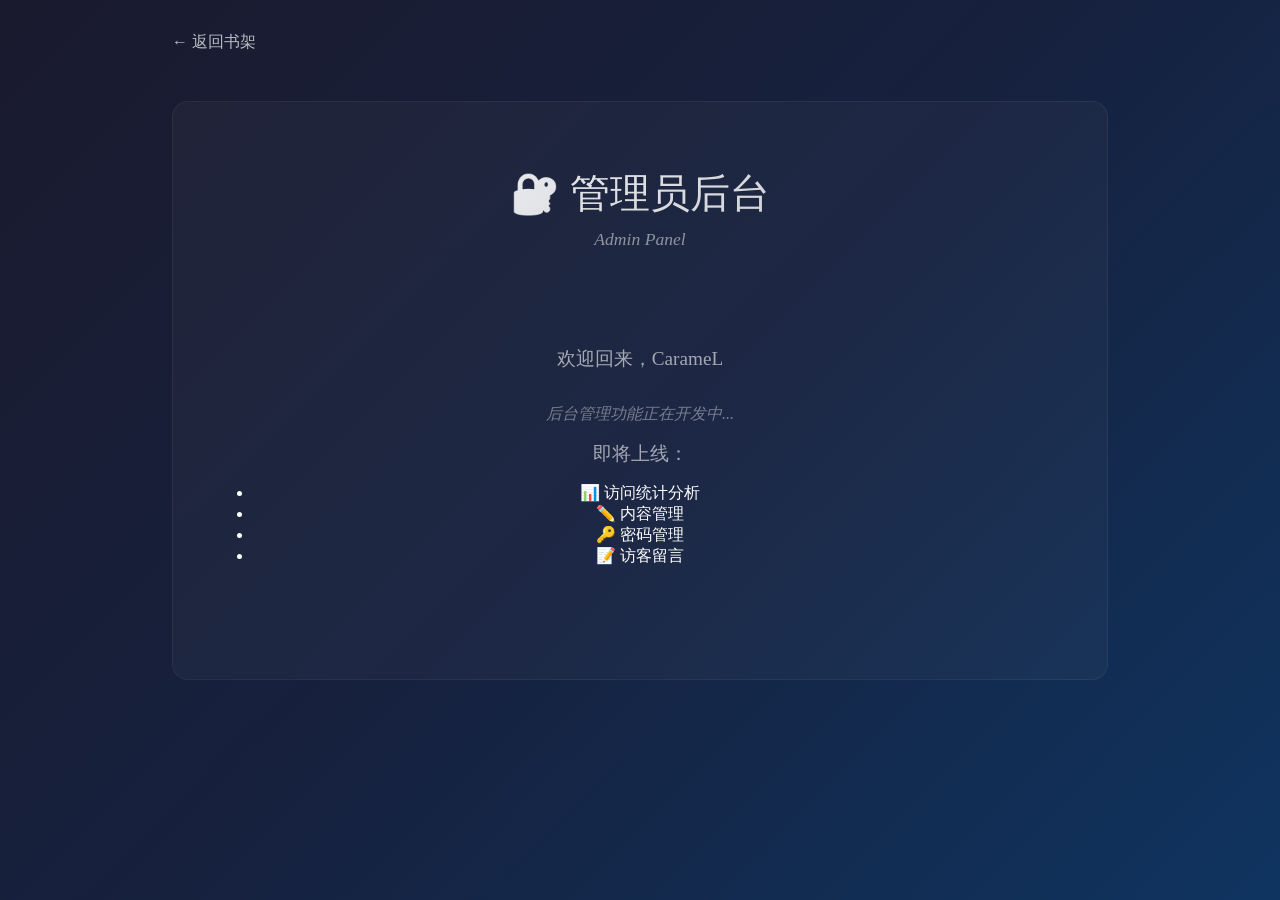
<file: admin/index.html>
<!DOCTYPE html>
<html lang="zh-CN">
<head>
    <meta charset="UTF-8">
    <meta name="viewport" content="width=device-width, initial-scale=1.0">
    <title>管理员后台 · CarameL</title>
    <link rel="stylesheet" href="../css/module.css">
</head>
<body>
    <div class="module-container">
        <nav class="back-nav">
            <a href="../library.html">← 返回书架</a>
        </nav>
        
        <div class="module-content">
            <h1>🔐 管理员后台</h1>
            <p class="subtitle">Admin Panel</p>
            
            <div class="placeholder-content">
                <p>欢迎回来，CarameL</p>
                <p class="coming-soon">后台管理功能正在开发中...</p>
                <div class="admin-features">
                    <p>即将上线：</p>
                    <ul>
                        <li>📊 访问统计分析</li>
                        <li>✏️ 内容管理</li>
                        <li>🔑 密码管理</li>
                        <li>📝 访客留言</li>
                    </ul>
                </div>
            </div>
        </div>
    </div>
</body>
</html>
</file>
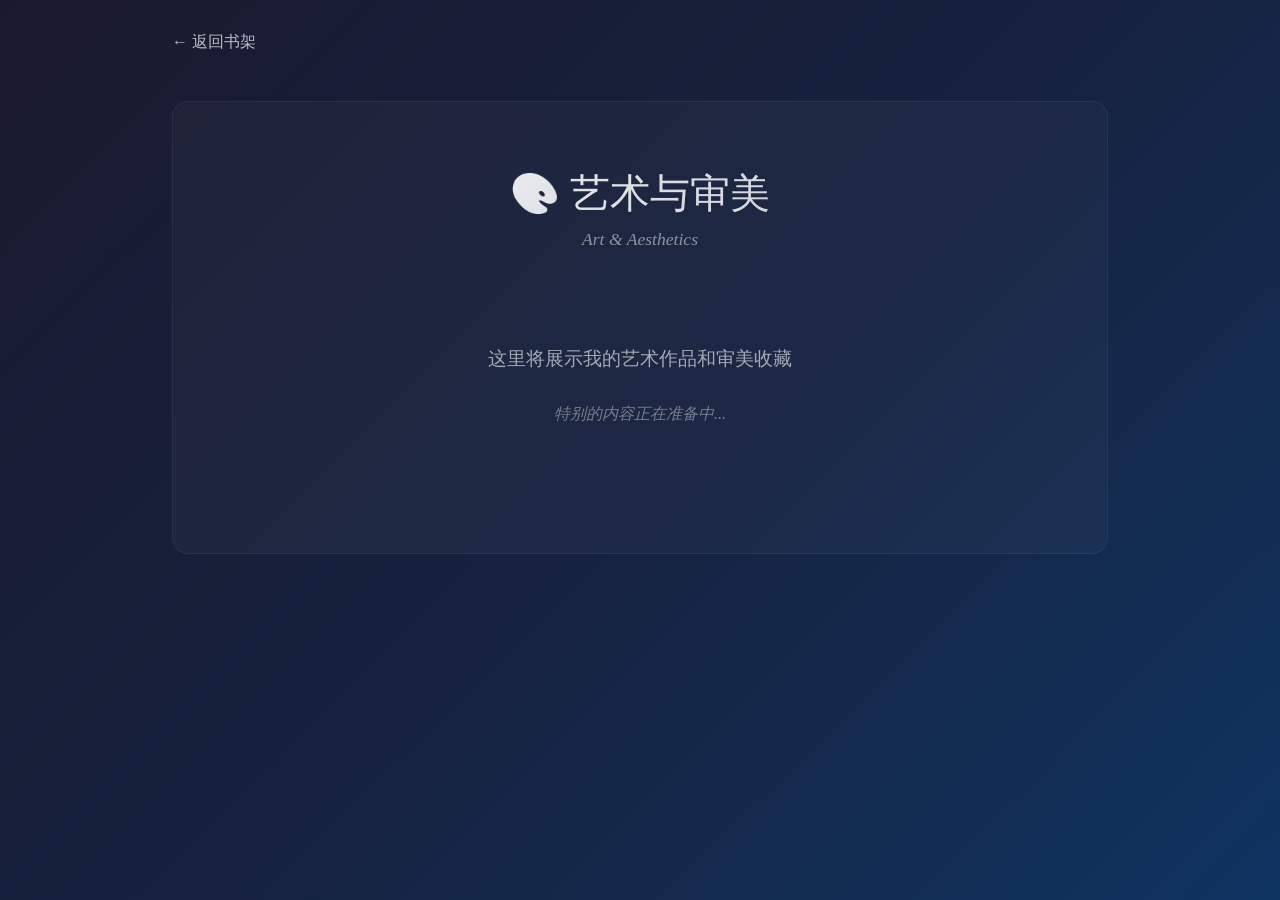
<file: art/index.html>
<!DOCTYPE html>
<html lang="zh-CN">
<head>
    <meta charset="UTF-8">
    <meta name="viewport" content="width=device-width, initial-scale=1.0">
    <title>艺术与审美 · CarameL</title>
    <link rel="stylesheet" href="../css/module.css">
</head>
<body>
    <div class="module-container">
        <nav class="back-nav">
            <a href="../library.html">← 返回书架</a>
        </nav>
        
        <div class="module-content">
            <h1>🎨 艺术与审美</h1>
            <p class="subtitle">Art & Aesthetics</p>
            
            <div class="placeholder-content">
                <p>这里将展示我的艺术作品和审美收藏</p>
                <p class="coming-soon">特别的内容正在准备中...</p>
            </div>
        </div>
    </div>
</body>
</html>
</file>
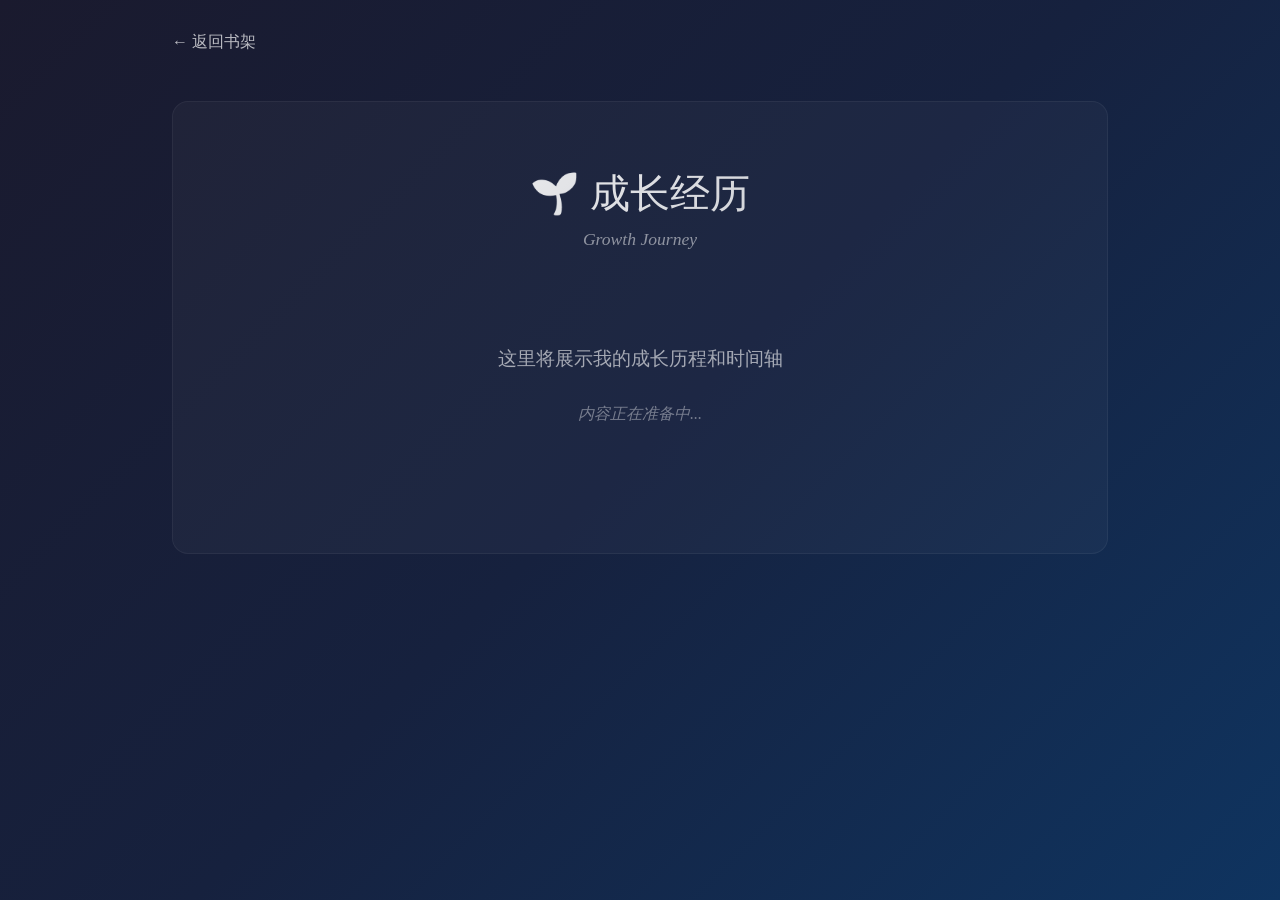
<file: growth/index.html>
<!DOCTYPE html>
<html lang="zh-CN">
<head>
    <meta charset="UTF-8">
    <meta name="viewport" content="width=device-width, initial-scale=1.0">
    <title>成长经历 · CarameL</title>
    <link rel="stylesheet" href="../css/module.css">
</head>
<body>
    <div class="module-container">
        <nav class="back-nav">
            <a href="../library.html">← 返回书架</a>
        </nav>
        
        <div class="module-content">
            <h1>🌱 成长经历</h1>
            <p class="subtitle">Growth Journey</p>
            
            <div class="placeholder-content">
                <p>这里将展示我的成长历程和时间轴</p>
                <p class="coming-soon">内容正在准备中...</p>
            </div>
        </div>
    </div>
</body>
</html>
</file>
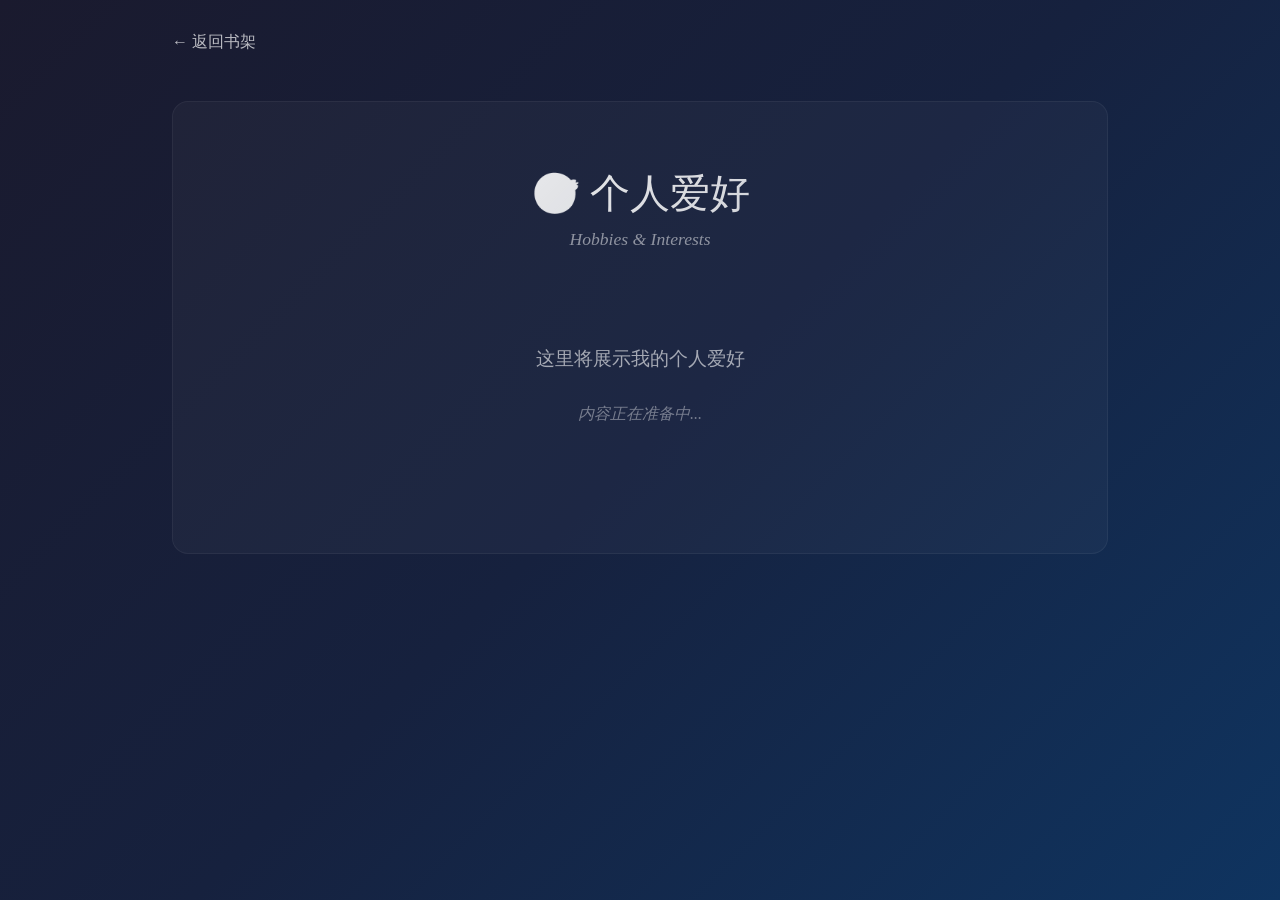
<file: hobbies/index.html>
<!DOCTYPE html>
<html lang="zh-CN">
<head>
    <meta charset="UTF-8">
    <meta name="viewport" content="width=device-width, initial-scale=1.0">
    <title>个人爱好 · CarameL</title>
    <link rel="stylesheet" href="../css/module.css">
</head>
<body>
    <div class="module-container">
        <nav class="back-nav">
            <a href="../library.html">← 返回书架</a>
        </nav>
        
        <div class="module-content">
            <h1>🎯 个人爱好</h1>
            <p class="subtitle">Hobbies & Interests</p>
            
            <div class="placeholder-content">
                <p>这里将展示我的个人爱好</p>
                <p class="coming-soon">内容正在准备中...</p>
            </div>
        </div>
    </div>
</body>
</html>
</file>
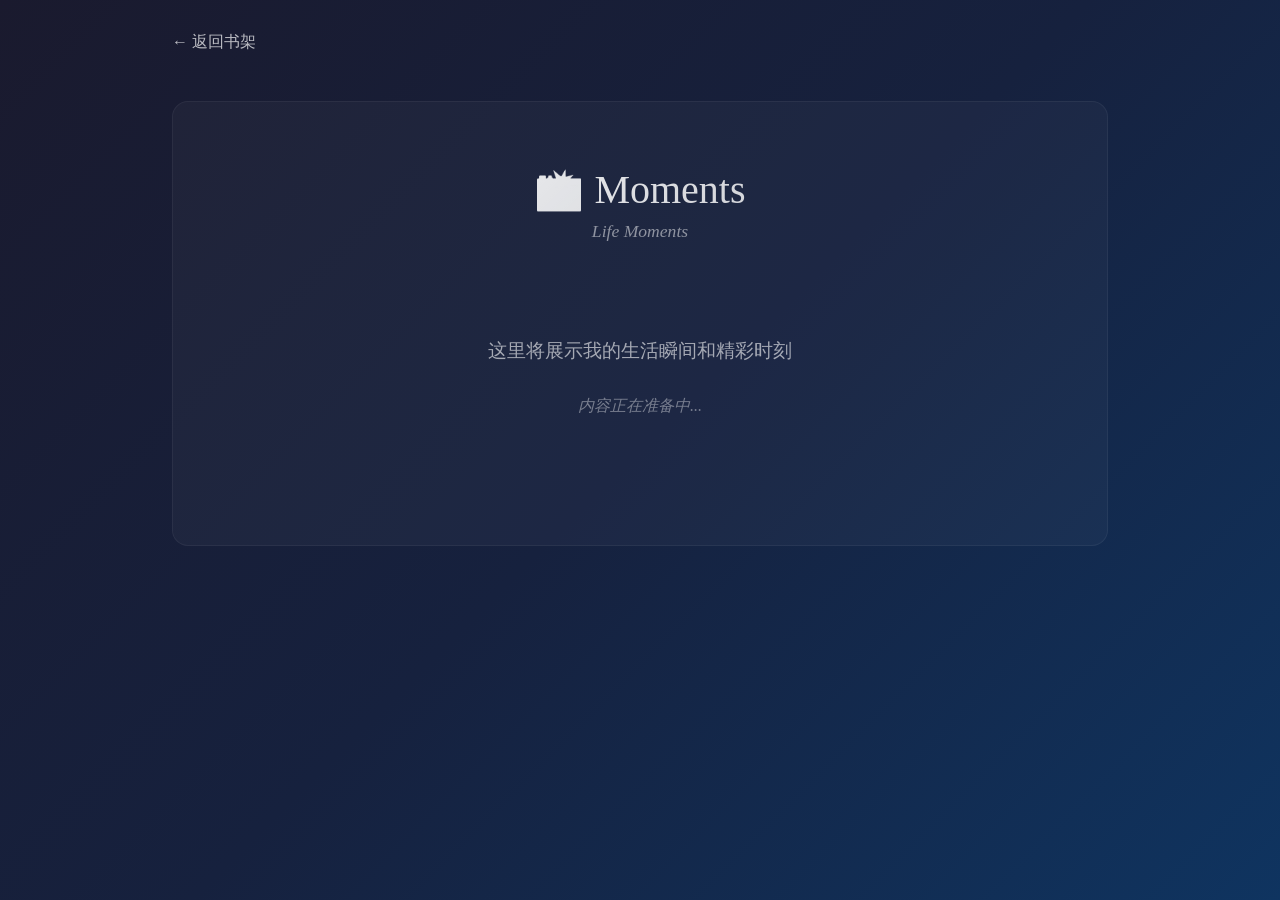
<file: moments/index.html>
<!DOCTYPE html>
<html lang="zh-CN">
<head>
    <meta charset="UTF-8">
    <meta name="viewport" content="width=device-width, initial-scale=1.0">
    <title>Moments · CarameL</title>
    <link rel="stylesheet" href="../css/module.css">
</head>
<body>
    <div class="module-container">
        <nav class="back-nav">
            <a href="../library.html">← 返回书架</a>
        </nav>
        
        <div class="module-content">
            <h1>📸 Moments</h1>
            <p class="subtitle">Life Moments</p>
            
            <div class="placeholder-content">
                <p>这里将展示我的生活瞬间和精彩时刻</p>
                <p class="coming-soon">内容正在准备中...</p>
            </div>
        </div>
    </div>
</body>
</html>
</file>
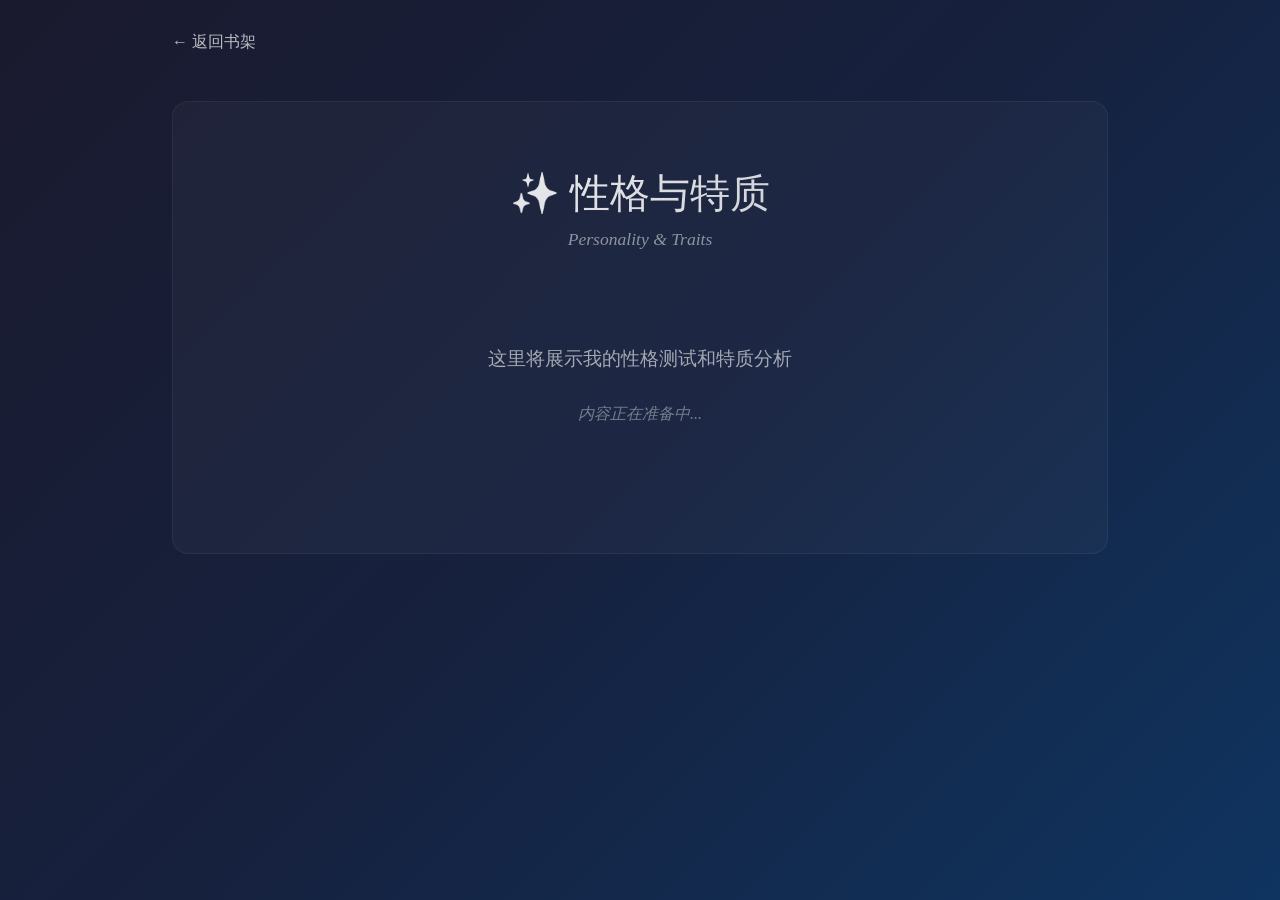
<file: personality/index.html>
<!DOCTYPE html>
<html lang="zh-CN">
<head>
    <meta charset="UTF-8">
    <meta name="viewport" content="width=device-width, initial-scale=1.0">
    <title>性格与特质 · CarameL</title>
    <link rel="stylesheet" href="../css/module.css">
</head>
<body>
    <div class="module-container">
        <nav class="back-nav">
            <a href="../library.html">← 返回书架</a>
        </nav>
        
        <div class="module-content">
            <h1>✨ 性格与特质</h1>
            <p class="subtitle">Personality & Traits</p>
            
            <div class="placeholder-content">
                <p>这里将展示我的性格测试和特质分析</p>
                <p class="coming-soon">内容正在准备中...</p>
            </div>
        </div>
    </div>
</body>
</html>
</file>
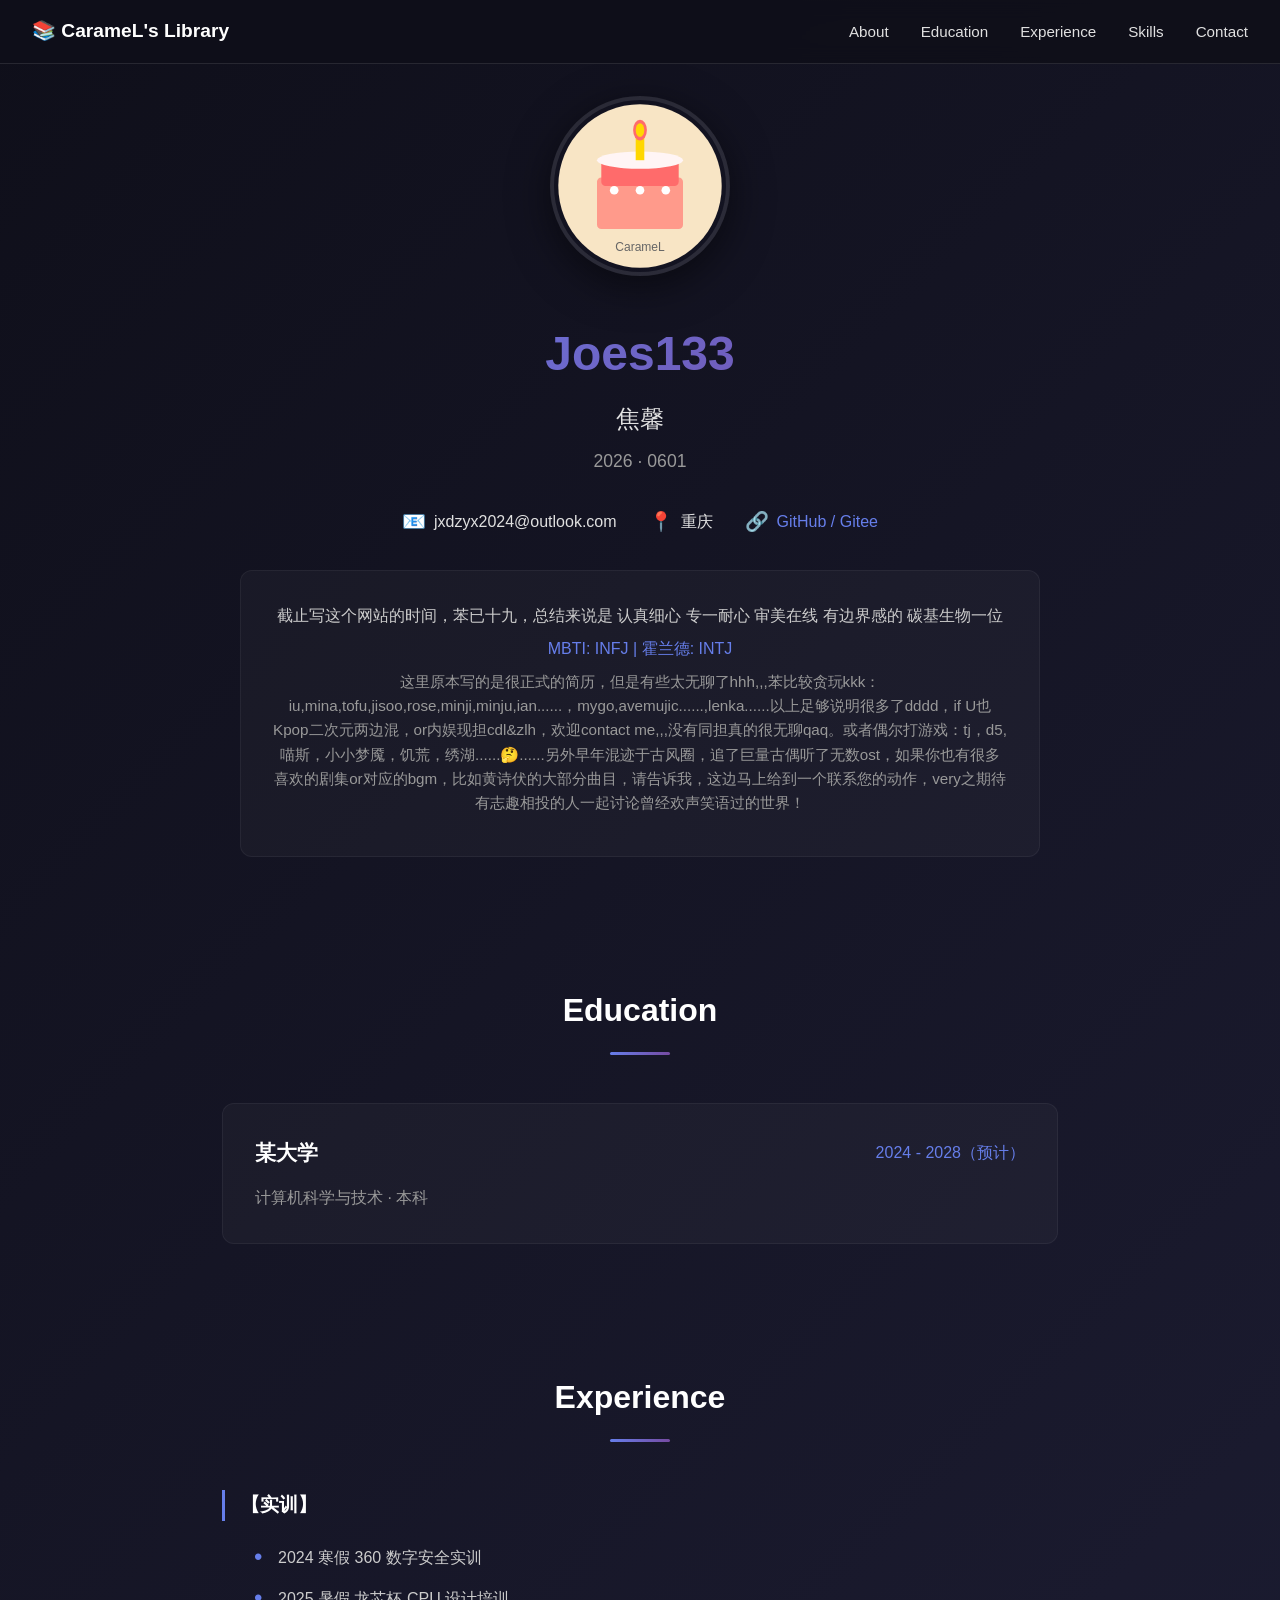
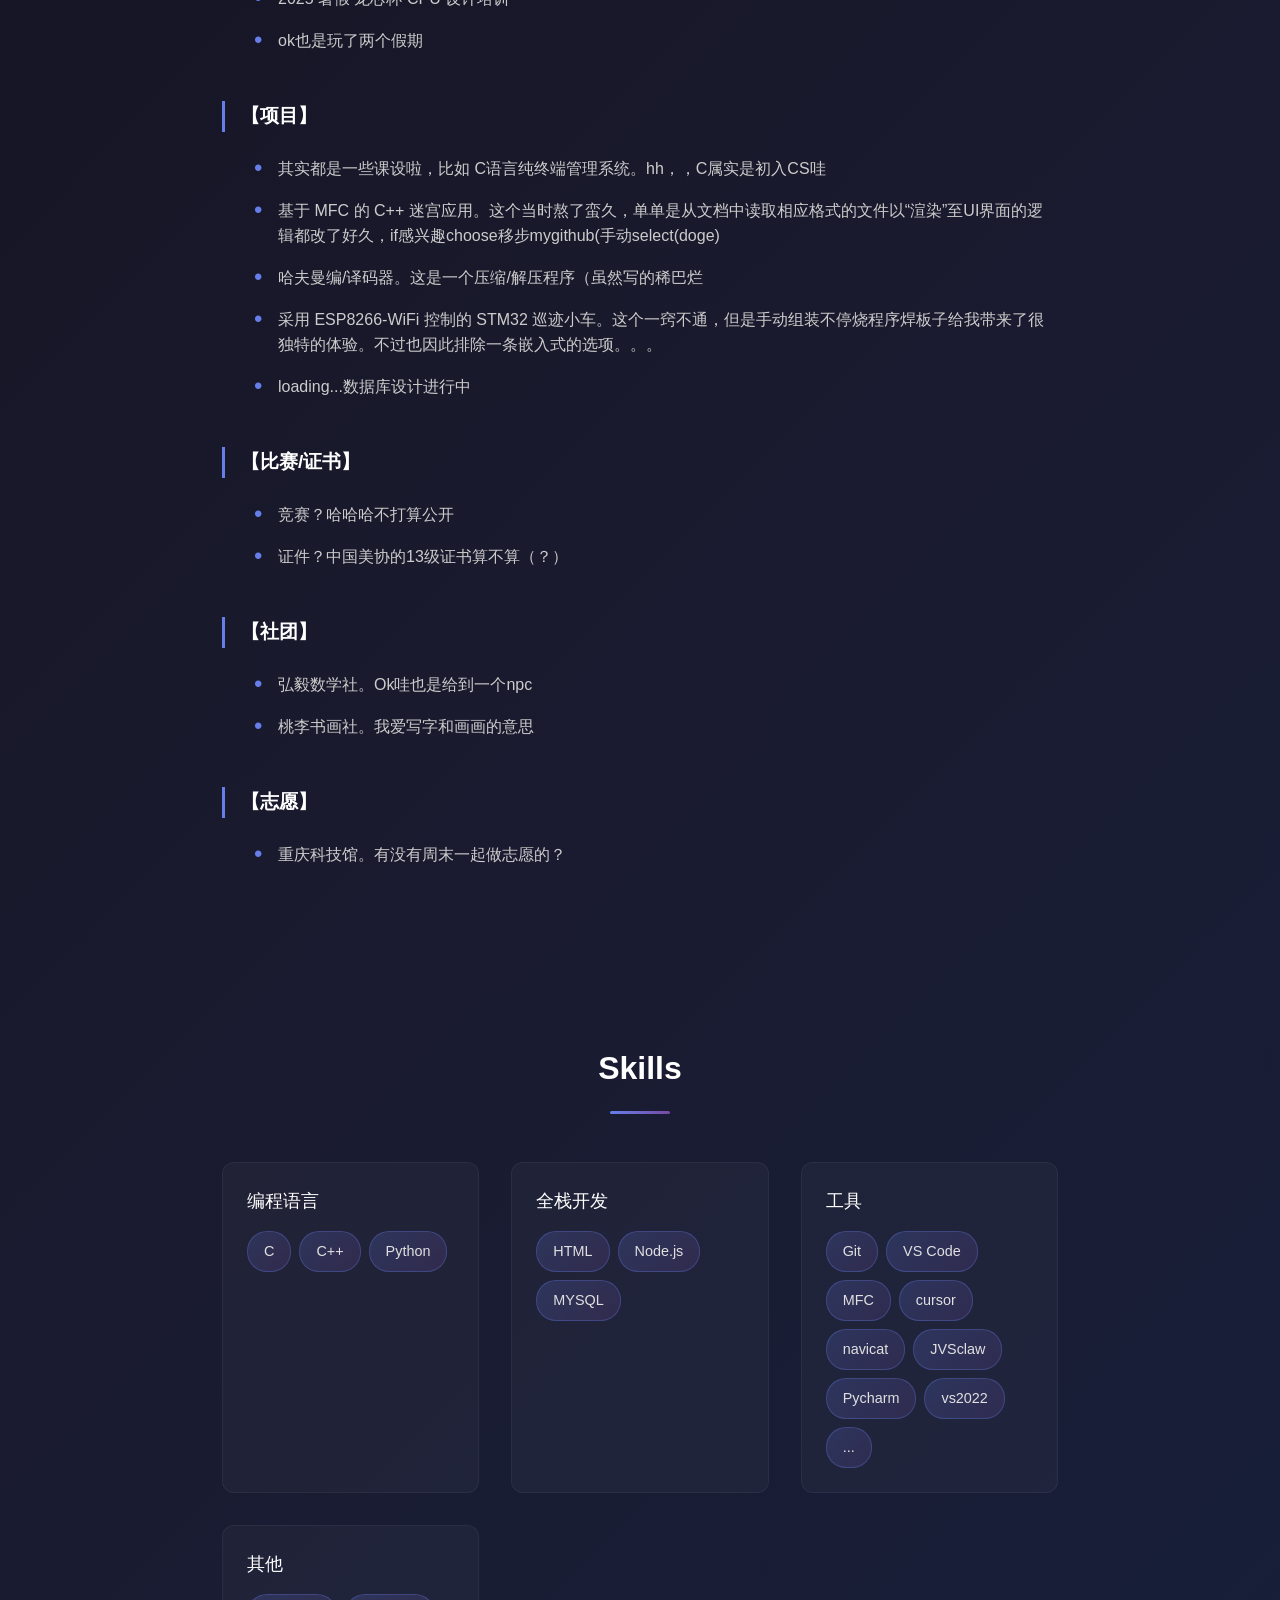
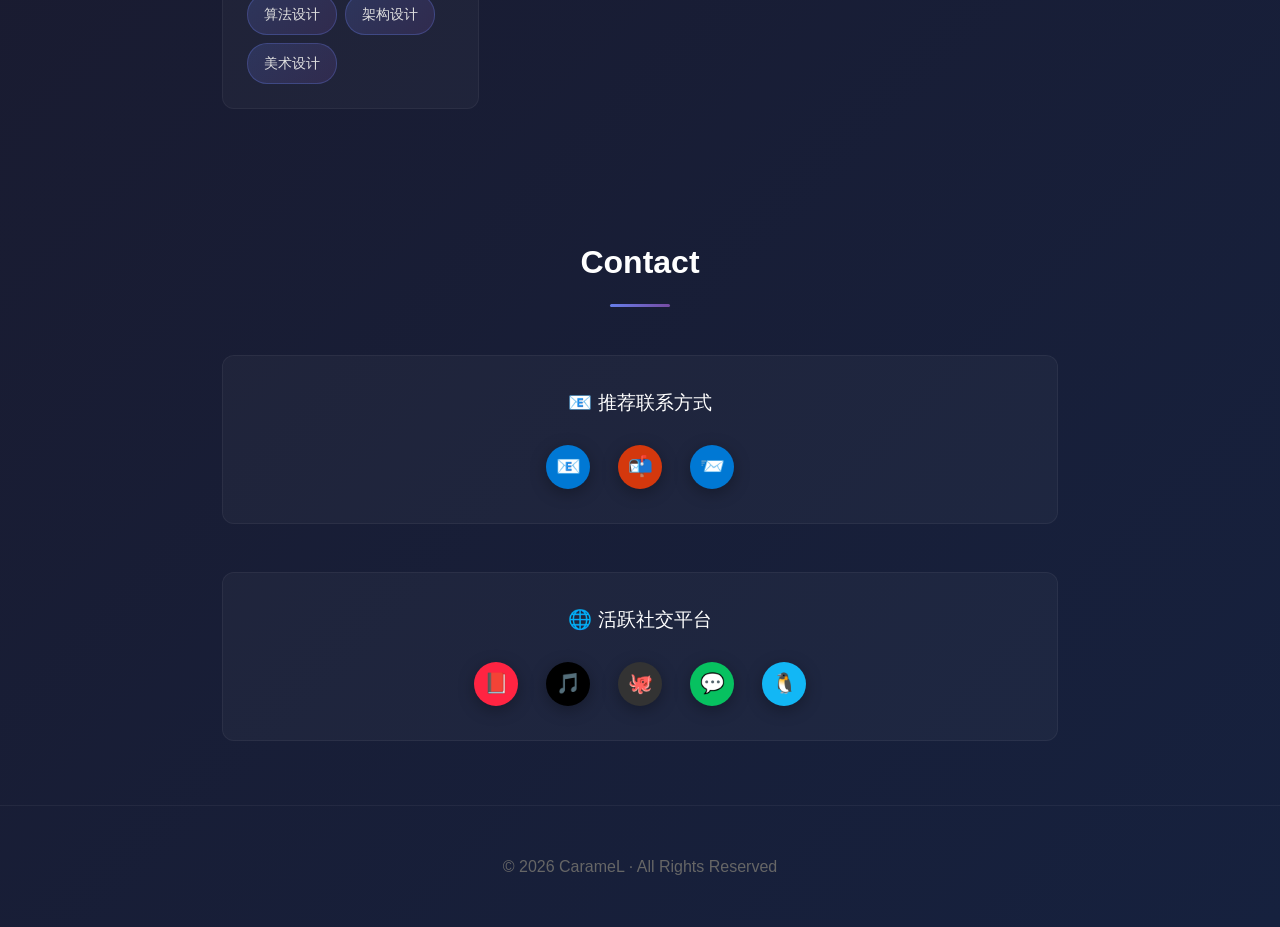
<file: resume/index.html>
<!DOCTYPE html>
<html lang="zh-CN">
<head>
    <meta charset="UTF-8">
    <meta name="viewport" content="width=device-width, initial-scale=1.0">
    <title>CarameL · Resume</title>
    <link rel="stylesheet" href="../css/resume.css">
</head>
<body>
    <!-- Navigation -->
    <nav class="navbar">
        <div class="nav-brand">
            <a href="../library.html">📚 CarameL's Library</a>
        </div>
        <ul class="nav-links">
            <li><a href="#about">About</a></li>
            <li><a href="#education">Education</a></li>
            <li><a href="#experience">Experience</a></li>
            <li><a href="#skills">Skills</a></li>
            <li><a href="#contact">Contact</a></li>
        </ul>
    </nav>

    <!-- Hero Section -->
    <section class="hero" id="about">
        <div class="hero-content">
            <div class="avatar-container">
                <img src="../assets/images/avatar.svg" alt="CarameL Avatar" class="avatar">
            </div>
            <h1 class="name">Joes133</h1>
            <p class="chinese-name">焦馨</p>
            <p class="title">2026 · 0601</p>
            
            <div class="contact-info">
                <div class="contact-item">
                    <span class="icon">📧</span>
                    <span>jxdzyx2024@outlook.com</span>
                </div>
                <div class="contact-item">
                    <span class="icon">📍</span>
                    <span>重庆</span>
                </div>
                <div class="contact-item">
                    <span class="icon">🔗</span>
                    <a href="https://github.com/joes133" target="_blank">GitHub / Gitee</a>
                </div>
            </div>

            <div class="about-text">
                <p>截止写这个网站的时间，苯已十九，总结来说是 认真细心 专一耐心 审美在线 有边界感的 碳基生物一位</p>
                <p class="personality">MBTI: INFJ | 霍兰德: INTJ</p>
                <p class="hobbies">这里原本写的是很正式的简历，但是有些太无聊了hhh,,,苯比较贪玩kkk：iu,mina,tofu,jisoo,rose,minji,minju,ian......，mygo,avemujic......,lenka......以上足够说明很多了dddd，if U也Kpop二次元两边混，or内娱现担cdl&zlh，欢迎contact me,,,没有同担真的很无聊qaq。或者偶尔打游戏：tj，d5,喵斯，小小梦魇，饥荒，绣湖......🤔......另外早年混迹于古风圈，追了巨量古偶听了无数ost，如果你也有很多喜欢的剧集or对应的bgm，比如黄诗伏的大部分曲目，请告诉我，这边马上给到一个联系您的动作，very之期待有志趣相投的人一起讨论曾经欢声笑语过的世界！</p>
            </div>
        </div>
    </section>

    <!-- Education Section -->
    <section class="section" id="education">
        <h2 class="section-title">Education</h2>
        <div class="section-divider"></div>
        <div class="education-item">
            <div class="education-header">
                <h3>某大学</h3>
                <span class="education-date">2024 - 2028（预计）</span>
            </div>
            <p class="education-degree">计算机科学与技术 · 本科</p>
        </div>
    </section>

    <!-- Experience Section -->
    <section class="section" id="experience">
        <h2 class="section-title">Experience</h2>
        <div class="section-divider"></div>
        
        <div class="experience-category">
            <h3 class="category-title">【实训】</h3>
            <ul class="experience-list">
                <li>2024 寒假 360 数字安全实训</li>
                <li>2025 暑假 龙芯杯 CPU 设计培训</li>
                <li>ok也是玩了两个假期</li>
            </ul>
        </div>

        <div class="experience-category">
            <h3 class="category-title">【项目】</h3>
            <ul class="experience-list">
                <li>其实都是一些课设啦，比如 C语言纯终端管理系统。hh，，C属实是初入CS哇</li>
                <li>基于 MFC 的 C++ 迷宫应用。这个当时熬了蛮久，单单是从文档中读取相应格式的文件以“渲染”至UI界面的逻辑都改了好久，if感兴趣choose移步mygithub(手动select(doge)</li>
                <li>哈夫曼编/译码器。这是一个压缩/解压程序（虽然写的稀巴烂</li>
                <li>采用 ESP8266-WiFi 控制的 STM32 巡迹小车。这个一窍不通，但是手动组装不停烧程序焊板子给我带来了很独特的体验。不过也因此排除一条嵌入式的选项。。。</li>
                <li>loading...数据库设计进行中</li>
            </ul>
        </div>

        <div class="experience-category">
            <h3 class="category-title">【比赛/证书】</h3>
            <ul class="experience-list">
                <li>竞赛？哈哈哈不打算公开</li>
                <li>证件？中国美协的13级证书算不算（？）</li>
            </ul>
        </div>

        <div class="experience-category">
            <h3 class="category-title">【社团】</h3>
            <ul class="experience-list">
                <li>弘毅数学社。Ok哇也是给到一个npc</li>
                <li>桃李书画社。我爱写字和画画的意思</li>
            </ul>
        </div>

        <div class="experience-category">
            <h3 class="category-title">【志愿】</h3>
            <ul class="experience-list">
                <li>重庆科技馆。有没有周末一起做志愿的？</li>
            </ul>
        </div>
    </section>

    <!-- Skills Section -->
    <section class="section" id="skills">
        <h2 class="section-title">Skills</h2>
        <div class="section-divider"></div>
        <div class="skills-grid">
            <div class="skill-category">
                <h3 class="skill-category-title">编程语言</h3>
                <div class="skill-tags">
                    <span class="skill-tag">C</span>
                    <span class="skill-tag">C++</span>
                    <span class="skill-tag">Python</span>
                </div>
            </div>
            <div class="skill-category">
                <h3 class="skill-category-title">全栈开发</h3>
                <div class="skill-tags">
                    <span class="skill-tag">HTML</span>
                    <span class="skill-tag">Node.js</span>
                    <span class="skill-tag">MYSQL</span>
                </div>
            </div>
            <div class="skill-category">
                <h3 class="skill-category-title">工具</h3>
                <div class="skill-tags">
                    <span class="skill-tag">Git</span>
                    <span class="skill-tag">VS Code</span>
                    <span class="skill-tag">MFC</span>
                    <span class="skill-tag">cursor</span>
                    <span class="skill-tag">navicat</span>
                    <span class="skill-tag">JVSclaw</span>
                    <span class="skill-tag">Pycharm</span>
                    <span class="skill-tag">vs2022</span>
                    <span class="skill-tag">...</span>
                </div>
            </div>
            <div class="skill-category">
                <h3 class="skill-category-title">其他</h3>
                <div class="skill-tags">
                    <span class="skill-tag">算法设计</span>
                    <span class="skill-tag">架构设计</span>
                    <span class="skill-tag">美术设计</span>
                </div>
            </div>
        </div>
    </section>

    <!-- Contact Section -->
    <section class="section contact-section" id="contact">
        <h2 class="section-title">Contact</h2>
        <div class="section-divider"></div>
        
        <div class="contact-methods">
            <div class="contact-method-group">
                <h3 class="contact-group-title">📧 推荐联系方式</h3>
                <div class="platform-logos">
                    <a href="mailto:3784428740@qq.com" class="platform-logo qq-mail" title="QQ 邮箱">
                        <svg viewBox="0 0 48 48" width="48" height="48"><circle cx="24" cy="24" r="22" fill="#0078D4"/><text x="24" y="30" font-size="20" text-anchor="middle" fill="white">📧</text></svg>
                    </a>
                    <a href="mailto:19293686816@163.com" class="platform-logo netease-mail" title="163 邮箱">
                        <svg viewBox="0 0 48 48" width="48" height="48"><circle cx="24" cy="24" r="22" fill="#D4380D"/><text x="24" y="30" font-size="20" text-anchor="middle" fill="white">📬</text></svg>
                    </a>
                    <a href="mailto:jxdzyx2024@outlook.com" class="platform-logo outlook-mail" title="Outlook 邮箱">
                        <svg viewBox="0 0 48 48" width="48" height="48"><circle cx="24" cy="24" r="22" fill="#0078D4"/><text x="24" y="30" font-size="20" text-anchor="middle" fill="white">📨</text></svg>
                    </a>
                </div>
            </div>

            <div class="contact-method-group">
                <h3 class="contact-group-title">🌐 活跃社交平台</h3>
                <div class="platform-logos">
                    <a href="https://xiaohongshu.com" class="platform-logo xiaohongshu" title="小红书">
                        <svg viewBox="0 0 48 48" width="48" height="48"><circle cx="24" cy="24" r="22" fill="#FF2442"/><text x="24" y="30" font-size="20" text-anchor="middle" fill="white">📕</text></svg>
                    </a>
                    <a href="https://douyin.com" class="platform-logo douyin" title="抖音">
                        <svg viewBox="0 0 48 48" width="48" height="48"><circle cx="24" cy="24" r="22" fill="#000000"/><text x="24" y="30" font-size="20" text-anchor="middle" fill="white">🎵</text></svg>
                    </a>
                    <a href="https://github.com/joes133" class="platform-logo github" title="GitHub">
                        <svg viewBox="0 0 48 48" width="48" height="48"><circle cx="24" cy="24" r="22" fill="#333"/><text x="24" y="30" font-size="20" text-anchor="middle" fill="white">🐙</text></svg>
                    </a>
                    <a href="#" class="platform-logo wechat" title="微信">
                        <svg viewBox="0 0 48 48" width="48" height="48"><circle cx="24" cy="24" r="22" fill="#07C160"/><text x="24" y="30" font-size="20" text-anchor="middle" fill="white">💬</text></svg>
                    </a>
                    <a href="#" class="platform-logo qq" title="QQ">
                        <svg viewBox="0 0 48 48" width="48" height="48"><circle cx="24" cy="24" r="22" fill="#12B7F5"/><text x="24" y="30" font-size="20" text-anchor="middle" fill="white">🐧</text></svg>
                    </a>
                </div>
            </div>
        </div>
    </section>

    <!-- Footer -->
    <footer class="footer">
        <p>© 2026 CarameL · All Rights Reserved</p>
    </footer>

    <script src="../js/resume.js"></script>
</body>
</html>
</file>
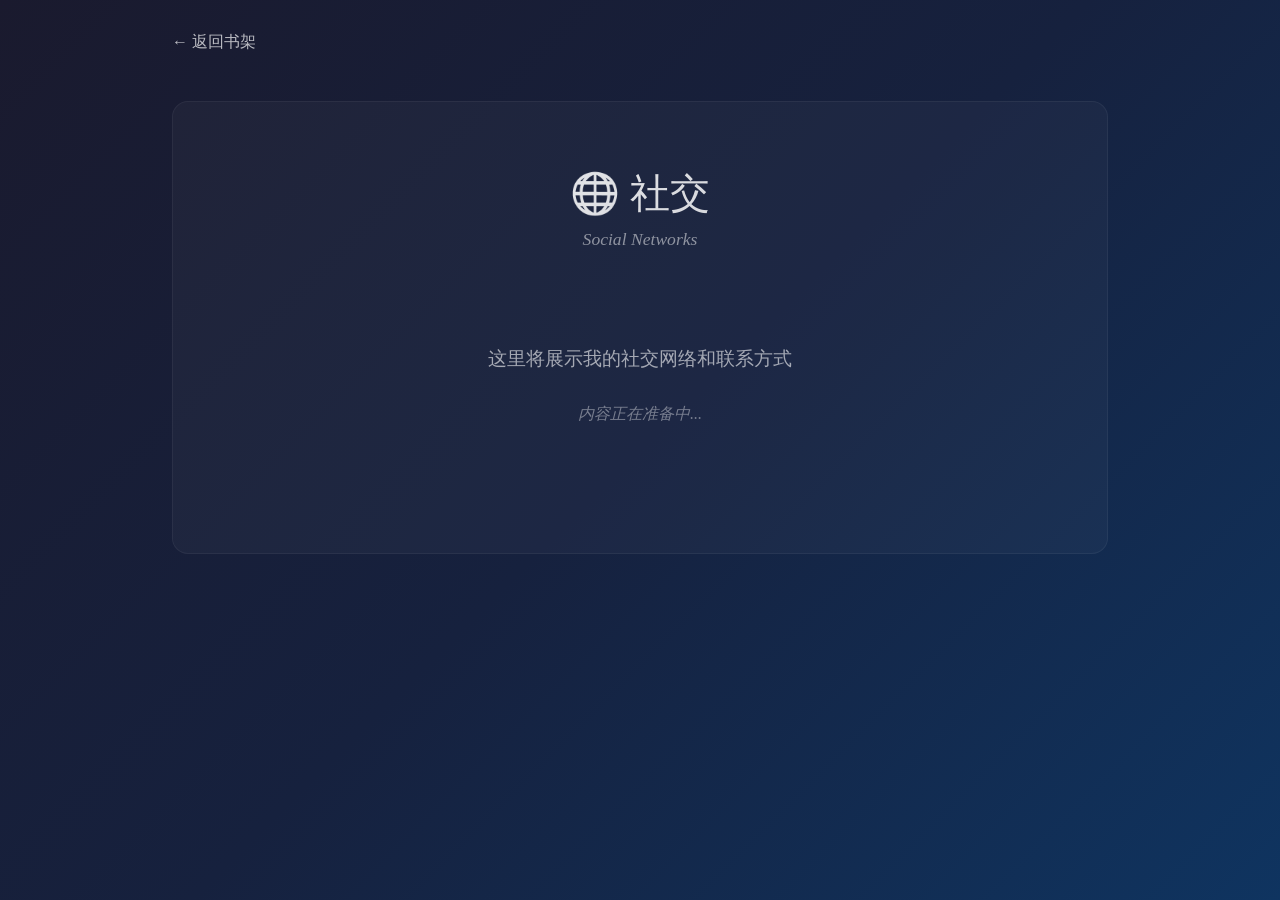
<file: social/index.html>
<!DOCTYPE html>
<html lang="zh-CN">
<head>
    <meta charset="UTF-8">
    <meta name="viewport" content="width=device-width, initial-scale=1.0">
    <title>社交 · CarameL</title>
    <link rel="stylesheet" href="../css/module.css">
</head>
<body>
    <div class="module-container">
        <nav class="back-nav">
            <a href="../library.html">← 返回书架</a>
        </nav>
        
        <div class="module-content">
            <h1>🌐 社交</h1>
            <p class="subtitle">Social Networks</p>
            
            <div class="placeholder-content">
                <p>这里将展示我的社交网络和联系方式</p>
                <p class="coming-soon">内容正在准备中...</p>
            </div>
        </div>
    </div>
</body>
</html>
</file>
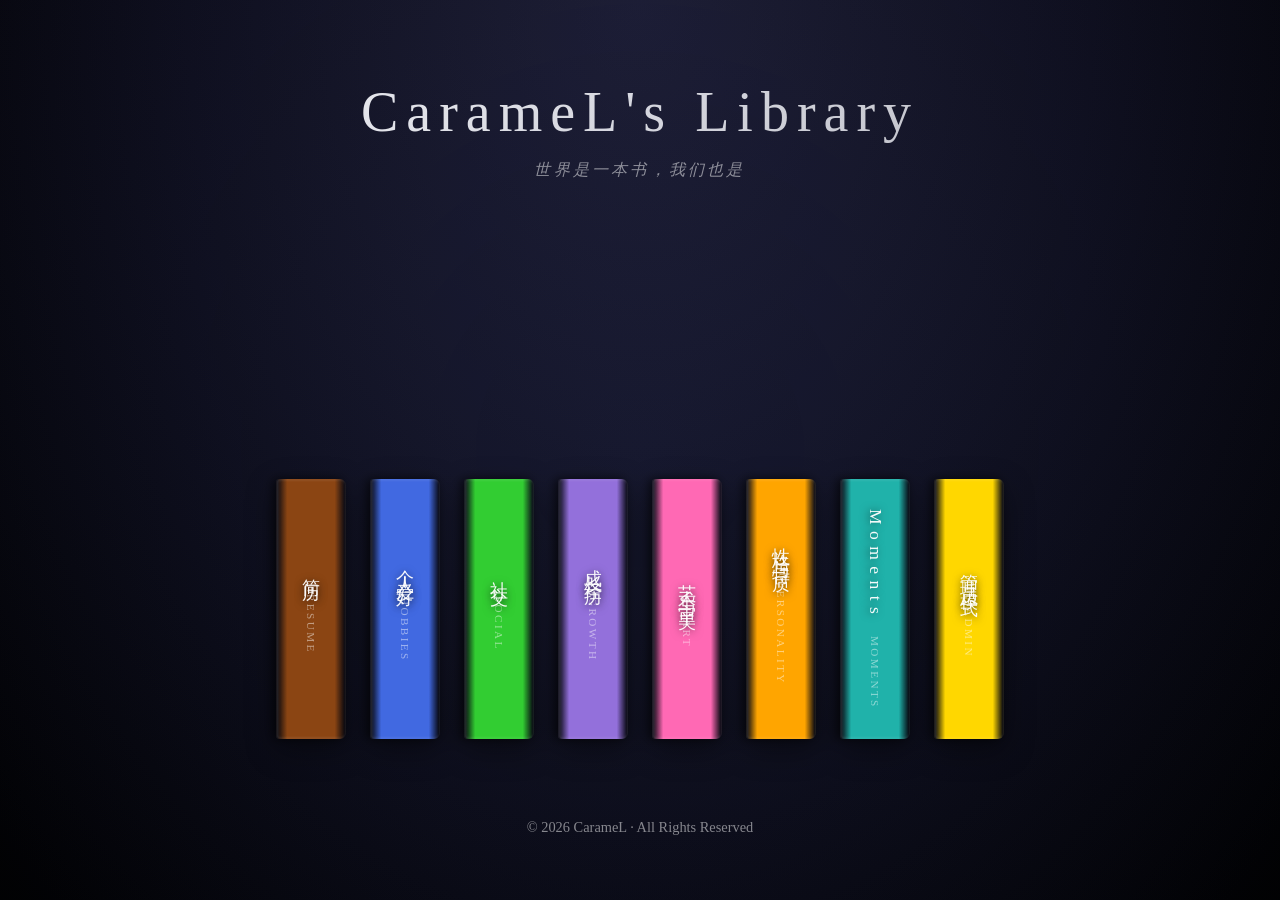
<file: library.html>
<!DOCTYPE html>
<html lang="zh-CN">
<head>
    <meta charset="UTF-8">
    <meta name="viewport" content="width=device-width, initial-scale=1.0">
    <title>CarameL's Library</title>
    <link rel="stylesheet" href="css/library.css">
</head>
<body>
    <div class="library-container">
        <!-- Header -->
        <header class="library-header">
            <h1>CarameL's Library</h1>
            <p class="subtitle">世界是一本书，我们也是</p>
        </header>

        <!-- Bookshelf -->
        <div class="bookshelf">
            <!-- Book 1: Resume (Public) -->
            <div class="book" data-module="resume" data-protected="false">
                <div class="book-sparkle"></div>
                <div class="book-spine" style="--book-color: #8B4513;">
                    <span class="book-title">简历</span>
                    <span class="book-author">Resume</span>
                </div>
            </div>

            <!-- Book 2: Hobbies -->
            <div class="book" data-module="hobbies" data-protected="true">
                <div class="book-sparkle"></div>
                <div class="book-spine" style="--book-color: #4169E1;">
                    <span class="book-title">个人爱好</span>
                    <span class="book-author">Hobbies</span>
                </div>
            </div>

            <!-- Book 3: Social -->
            <div class="book" data-module="social" data-protected="true">
                <div class="book-sparkle"></div>
                <div class="book-spine" style="--book-color: #32CD32;">
                    <span class="book-title">社交</span>
                    <span class="book-author">Social</span>
                </div>
            </div>

            <!-- Book 4: Growth -->
            <div class="book" data-module="growth" data-protected="true">
                <div class="book-sparkle"></div>
                <div class="book-spine" style="--book-color: #9370DB;">
                    <span class="book-title">成长经历</span>
                    <span class="book-author">Growth</span>
                </div>
            </div>

            <!-- Book 5: Art & Aesthetics -->
            <div class="book" data-module="art" data-protected="true">
                <div class="book-sparkle"></div>
                <div class="book-spine" style="--book-color: #FF69B4;">
                    <span class="book-title">艺术与审美</span>
                    <span class="book-author">Art</span>
                </div>
            </div>

            <!-- Book 6: Personality -->
            <div class="book" data-module="personality" data-protected="true">
                <div class="book-sparkle"></div>
                <div class="book-spine" style="--book-color: #FFA500;">
                    <span class="book-title">性格与特质</span>
                    <span class="book-author">Personality</span>
                </div>
            </div>

            <!-- Book 7: Moments -->
            <div class="book" data-module="moments" data-protected="true">
                <div class="book-sparkle"></div>
                <div class="book-spine" style="--book-color: #20B2AA;">
                    <span class="book-title">Moments</span>
                    <span class="book-author">Moments</span>
                </div>
            </div>

            <!-- Book 8: Admin (管理员模式) -->
            <div class="book" data-module="admin" data-protected="true" data-admin="true">
                <div class="book-sparkle"></div>
                <div class="book-spine" style="--book-color: #FFD700;">
                    <span class="book-title">管理员模式</span>
                    <span class="book-author">Admin</span>
                </div>
            </div>
        </div>

        <!-- Footer -->
        <footer class="library-footer">
            <p>© 2026 CarameL · All Rights Reserved</p>
        </footer>
    </div>

    <!-- Password Modal -->
    <div class="modal-overlay" id="password-modal">
        <div class="modal">
            <div class="modal-header">
                <h2>🔐 密码验证</h2>
            </div>
            <div class="modal-body">
                <p class="modal-message">支持简历模块公开访问，该模块需要密码验证哦~</p>
                <input type="password" id="password-input" placeholder="请输入密码" autocomplete="off">
                <p class="error-message" id="error-message"></p>
            </div>
            <div class="modal-footer">
                <button class="btn btn-cancel" id="btn-cancel">取消</button>
                <button class="btn btn-confirm" id="btn-confirm">确认</button>
            </div>
        </div>
    </div>

    <script src="js/auth.js"></script>
    <script>
    // Click sound for books
    function playBookClickSound() {
        try {
            const audioContext = new (window.AudioContext || window.webkitAudioContext)();
            const oscillator = audioContext.createOscillator();
            const gainNode = audioContext.createGain();
            
            oscillator.connect(gainNode);
            gainNode.connect(audioContext.destination);
            
            oscillator.frequency.value = 600;
            oscillator.type = 'sine';
            
            gainNode.gain.setValueAtTime(0.2, audioContext.currentTime);
            gainNode.gain.exponentialRampToValueAtTime(0.01, audioContext.currentTime + 0.15);
            
            oscillator.start(audioContext.currentTime);
            oscillator.stop(audioContext.currentTime + 0.15);
        } catch (e) {
            console.log('Sound not available');
        }
    }
    
    // Add click sound to all books
    document.addEventListener('DOMContentLoaded', () => {
        document.querySelectorAll('.book').forEach(book => {
            book.addEventListener('click', () => {
                playBookClickSound();
            });
        });
    });
    </script>
</body>
</html>
</file>
<file: css/module.css>
* {
    margin: 0;
    padding: 0;
    box-sizing: border-box;
}

body {
    font-family: 'Georgia', serif;
    background: linear-gradient(135deg, #1a1a2e 0%, #16213e 50%, #0f3460 100%);
    min-height: 100vh;
    color: #fff;
}

.module-container {
    max-width: 1000px;
    margin: 0 auto;
    padding: 2rem;
    min-height: 100vh;
}

/* Back Navigation */
.back-nav {
    margin-bottom: 3rem;
}

.back-nav a {
    color: rgba(255, 255, 255, 0.7);
    text-decoration: none;
    font-size: 1rem;
    transition: color 0.3s ease;
    display: inline-flex;
    align-items: center;
    gap: 0.5rem;
}

.back-nav a:hover {
    color: #fff;
}

/* Module Content */
.module-content {
    text-align: center;
    padding: 4rem 2rem;
    background: rgba(255, 255, 255, 0.03);
    border-radius: 16px;
    border: 1px solid rgba(255, 255, 255, 0.05);
}

.module-content h1 {
    font-size: 2.5rem;
    font-weight: 400;
    margin-bottom: 0.5rem;
    background: linear-gradient(135deg, #fff 0%, rgba(255, 255, 255, 0.7) 100%);
    -webkit-background-clip: text;
    -webkit-text-fill-color: transparent;
    background-clip: text;
}

.subtitle {
    font-size: 1.1rem;
    color: rgba(255, 255, 255, 0.5);
    font-style: italic;
    margin-bottom: 3rem;
}

/* Placeholder Content */
.placeholder-content {
    padding: 3rem;
}

.placeholder-content p {
    font-size: 1.2rem;
    color: rgba(255, 255, 255, 0.6);
    margin-bottom: 1rem;
}

.coming-soon {
    font-size: 1rem !important;
    color: rgba(255, 255, 255, 0.4) !important;
    font-style: italic;
    margin-top: 2rem;
}

/* Responsive */
@media (max-width: 768px) {
    .module-content h1 {
        font-size: 1.8rem;
    }

    .subtitle {
        font-size: 0.95rem;
    }

    .placeholder-content {
        padding: 2rem 1rem;
    }
}
</file>
<file: css/resume.css>
* {
    margin: 0;
    padding: 0;
    box-sizing: border-box;
}

body {
    font-family: 'Segoe UI', 'PingFang SC', 'Microsoft YaHei', sans-serif;
    background: linear-gradient(135deg, #0f0f1a 0%, #1a1a2e 50%, #16213e 100%);
    color: #e0e0e0;
    line-height: 1.6;
}

/* Navigation */
.navbar {
    position: fixed;
    top: 0;
    left: 0;
    right: 0;
    background: rgba(15, 15, 26, 0.95);
    backdrop-filter: blur(10px);
    padding: 1rem 2rem;
    display: flex;
    justify-content: space-between;
    align-items: center;
    z-index: 1000;
    border-bottom: 1px solid rgba(255, 255, 255, 0.1);
}

.nav-brand a {
    color: #fff;
    text-decoration: none;
    font-size: 1.2rem;
    font-weight: 600;
    transition: opacity 0.3s ease;
}

.nav-brand a:hover {
    opacity: 0.8;
}

.nav-links {
    display: flex;
    list-style: none;
    gap: 2rem;
}

.nav-links a {
    color: #e0e0e0;
    text-decoration: none;
    font-size: 0.95rem;
    transition: color 0.3s ease;
    position: relative;
}

.nav-links a:hover {
    color: #fff;
}

.nav-links a::after {
    content: '';
    position: absolute;
    bottom: -5px;
    left: 0;
    width: 0;
    height: 2px;
    background: linear-gradient(90deg, #667eea, #764ba2);
    transition: width 0.3s ease;
}

.nav-links a:hover::after {
    width: 100%;
}

/* Hero Section */
.hero {
    min-height: 100vh;
    display: flex;
    justify-content: center;
    align-items: center;
    padding: 6rem 2rem 4rem;
}

.hero-content {
    text-align: center;
    max-width: 800px;
}

.avatar-container {
    margin-bottom: 2rem;
}

.avatar {
    width: 180px;
    height: 180px;
    border-radius: 50%;
    object-fit: cover;
    border: 4px solid rgba(255, 255, 255, 0.1);
    box-shadow: 0 10px 40px rgba(0, 0, 0, 0.5);
    transition: transform 0.3s ease;
}

.avatar:hover {
    transform: scale(1.05);
}

.name {
    font-size: 3rem;
    font-weight: 700;
    color: #fff;
    margin-bottom: 0.5rem;
    background: linear-gradient(135deg, #667eea 0%, #764ba2 100%);
    -webkit-background-clip: text;
    -webkit-text-fill-color: transparent;
    background-clip: text;
}

.chinese-name {
    font-size: 1.5rem;
    color: #e0e0e0;
    margin-bottom: 0.5rem;
    font-weight: 400;
}

.title {
    font-size: 1.1rem;
    color: #999;
    margin-bottom: 2rem;
}

.contact-info {
    display: flex;
    justify-content: center;
    gap: 2rem;
    flex-wrap: wrap;
    margin-bottom: 2rem;
}

.contact-item {
    display: flex;
    align-items: center;
    gap: 0.5rem;
    color: #e0e0e0;
}

.contact-item .icon {
    font-size: 1.2rem;
}

.contact-item a {
    color: #667eea;
    text-decoration: none;
    transition: color 0.3s ease;
}

.contact-item a:hover {
    color: #764ba2;
}

.about-text {
    margin-top: 2rem;
    padding: 2rem;
    background: rgba(255, 255, 255, 0.03);
    border-radius: 12px;
    border: 1px solid rgba(255, 255, 255, 0.05);
}

.about-text p {
    margin-bottom: 0.5rem;
    color: #ccc;
}

.personality {
    color: #667eea !important;
    font-weight: 500;
}

.hobbies {
    color: #999 !important;
    font-size: 0.95rem;
}

/* Sections */
.section {
    padding: 4rem 2rem;
    max-width: 900px;
    margin: 0 auto;
}

.section-title {
    font-size: 2rem;
    font-weight: 600;
    color: #fff;
    text-align: center;
    margin-bottom: 1rem;
}

.section-divider {
    width: 60px;
    height: 3px;
    background: linear-gradient(90deg, #667eea, #764ba2);
    margin: 0 auto 3rem;
    border-radius: 2px;
}

/* Education */
.education-item {
    background: rgba(255, 255, 255, 0.03);
    padding: 2rem;
    border-radius: 12px;
    border: 1px solid rgba(255, 255, 255, 0.05);
}

.education-header {
    display: flex;
    justify-content: space-between;
    align-items: center;
    margin-bottom: 1rem;
    flex-wrap: wrap;
    gap: 1rem;
}

.education-header h3 {
    font-size: 1.3rem;
    color: #fff;
}

.education-date {
    color: #667eea;
    font-weight: 500;
}

.education-degree {
    color: #999;
}

/* Experience */
.experience-category {
    margin-bottom: 2.5rem;
}

.category-title {
    font-size: 1.2rem;
    color: #fff;
    margin-bottom: 1rem;
    padding-left: 1rem;
    border-left: 3px solid #667eea;
}

.experience-list {
    list-style: none;
    padding-left: 2rem;
}

.experience-list li {
    position: relative;
    padding: 0.5rem 0;
    color: #ccc;
    padding-left: 1.5rem;
}

.experience-list li::before {
    content: '•';
    position: absolute;
    left: 0;
    color: #667eea;
    font-size: 1.5rem;
    line-height: 1.5rem;
}

/* Skills */
.skills-grid {
    display: grid;
    grid-template-columns: repeat(auto-fit, minmax(200px, 1fr));
    gap: 2rem;
}

.skill-category {
    background: rgba(255, 255, 255, 0.03);
    padding: 1.5rem;
    border-radius: 12px;
    border: 1px solid rgba(255, 255, 255, 0.05);
    transition: transform 0.3s ease, box-shadow 0.3s ease;
}

.skill-category:hover {
    transform: translateY(-5px);
    box-shadow: 0 10px 30px rgba(102, 126, 234, 0.2);
}

.skill-category-title {
    font-size: 1.1rem;
    color: #fff;
    margin-bottom: 1rem;
    font-weight: 500;
}

.skill-tags {
    display: flex;
    flex-wrap: wrap;
    gap: 0.5rem;
}

.skill-tag {
    background: linear-gradient(135deg, rgba(102, 126, 234, 0.2), rgba(118, 75, 162, 0.2));
    color: #e0e0e0;
    padding: 0.5rem 1rem;
    border-radius: 20px;
    font-size: 0.9rem;
    border: 1px solid rgba(102, 126, 234, 0.3);
    transition: all 0.3s ease;
}

.skill-tag:hover {
    background: linear-gradient(135deg, #667eea, #764ba2);
    color: #fff;
    transform: scale(1.05);
}

/* Contact Section */
.contact-section {
    text-align: center;
}

.contact-methods {
    display: flex;
    flex-direction: column;
    gap: 3rem;
}

.contact-method-group {
    background: rgba(255, 255, 255, 0.03);
    padding: 2rem;
    border-radius: 12px;
    border: 1px solid rgba(255, 255, 255, 0.05);
}

.contact-group-title {
    font-size: 1.2rem;
    color: #fff;
    margin-bottom: 1.5rem;
    font-weight: 500;
}

.platform-logos {
    display: flex;
    justify-content: center;
    gap: 1.5rem;
    flex-wrap: wrap;
}

.platform-logo {
    display: inline-flex;
    transition: transform 0.3s ease;
}

.platform-logo:hover {
    transform: scale(1.15) rotate(5deg);
}

.platform-logo svg {
    filter: drop-shadow(0 4px 8px rgba(0, 0, 0, 0.3));
}

/* Footer */
.footer {
    text-align: center;
    padding: 3rem 2rem;
    color: #666;
    border-top: 1px solid rgba(255, 255, 255, 0.05);
}

/* Responsive */
@media (max-width: 768px) {
    .navbar {
        flex-direction: column;
        gap: 1rem;
        padding: 1rem;
    }

    .nav-links {
        gap: 1rem;
        flex-wrap: wrap;
        justify-content: center;
    }

    .hero {
        padding: 8rem 1rem 4rem;
    }

    .name {
        font-size: 2rem;
    }

    .chinese-name {
        font-size: 1.2rem;
    }

    .contact-info {
        flex-direction: column;
        gap: 1rem;
    }

    .section {
        padding: 3rem 1rem;
    }

    .section-title {
        font-size: 1.5rem;
    }

    .skills-grid {
        grid-template-columns: 1fr;
    }

    .platform-logos {
        gap: 1rem;
    }
}
</file>
<file: css/library.css>
* {
    margin: 0;
    padding: 0;
    box-sizing: border-box;
}

body {
    font-family: 'Georgia', serif;
    background: radial-gradient(ellipse at top, #1a1a2e 0%, #0d0d1a 50%, #000000 100%);
    min-height: 100vh;
    color: #fff;
    overflow-x: hidden;
}

/* Ambient background glow */
body::before {
    content: '';
    position: fixed;
    top: -50%;
    left: -50%;
    width: 200%;
    height: 200%;
    background: radial-gradient(circle at 50% 50%, rgba(102, 126, 234, 0.08), transparent 60%);
    pointer-events: none;
    z-index: 0;
}

.library-container {
    max-width: 1400px;
    margin: 0 auto;
    padding: 2rem;
    min-height: 100vh;
    display: flex;
    flex-direction: column;
}

/* Header */
.library-header {
    text-align: center;
    padding: 3rem 0;
}

.library-header h1 {
    font-size: 3.5rem;
    font-weight: 300;
    letter-spacing: 0.5rem;
    margin-bottom: 1rem;
    background: linear-gradient(135deg, #fff 0%, rgba(255, 255, 255, 0.7) 100%);
    -webkit-background-clip: text;
    -webkit-text-fill-color: transparent;
    background-clip: text;
    text-shadow: none;
}

.library-header .subtitle {
    font-size: 1rem;
    opacity: 0.5;
    font-style: italic;
    letter-spacing: 0.2rem;
    text-transform: uppercase;
}

/* Bookshelf */
.bookshelf {
    flex: 1;
    display: flex;
    justify-content: center;
    align-items: flex-end;
    gap: 1.5rem;
    padding: 3rem 0;
    flex-wrap: wrap;
}

.book {
    position: relative;
    cursor: pointer;
    transition: all 0.4s ease;
}

.book:hover {
    transform: translateY(-10px) rotateX(10deg);
}

.book-sparkle {
    position: absolute;
    top: -20px;
    left: 50%;
    transform: translateX(-50%);
    font-size: 1.5rem;
    opacity: 0;
    transition: opacity 0.3s ease;
    pointer-events: none;
}

.book:hover .book-sparkle {
    opacity: 1;
    animation: sparkle 1s ease infinite;
}

@keyframes sparkle {
    0%, 100% { opacity: 1; transform: translateX(-50%) scale(1); }
    50% { opacity: 0.5; transform: translateX(-50%) scale(1.2); }
}

.book-spine {
    width: 70px;
    height: 260px;
    background: linear-gradient(
        90deg,
        rgba(0, 0, 0, 0.4) 0%,
        var(--book-color) 15%,
        var(--book-color) 85%,
        rgba(0, 0, 0, 0.4) 100%
    );
    border-radius: 3px 6px 6px 3px;
    display: flex;
    flex-direction: column;
    justify-content: center;
    align-items: center;
    box-shadow: 
        -3px 0 10px rgba(0, 0, 0, 0.6),
        0 10px 30px rgba(0, 0, 0, 0.4),
        inset 1px 0 3px rgba(255, 255, 255, 0.15);
    position: relative;
    transition: all 0.4s cubic-bezier(0.4, 0, 0.2, 1);
    border: 1px solid rgba(255, 255, 255, 0.05);
}

.book:hover .book-spine {
    box-shadow: 
        -3px 0 15px rgba(0, 0, 0, 0.7),
        0 15px 40px rgba(0, 0, 0, 0.5),
        0 0 20px rgba(255, 255, 255, 0.1),
        inset 1px 0 3px rgba(255, 255, 255, 0.2);
    transform: translateY(-8px) scale(1.02);
}

.book-title {
    writing-mode: vertical-rl;
    text-orientation: mixed;
    font-size: 1.1rem;
    font-weight: 500;
    letter-spacing: 0.4rem;
    color: rgba(255, 255, 255, 0.95);
    text-shadow: 0 2px 8px rgba(0, 0, 0, 0.6);
    margin-bottom: 1rem;
}

.book-author {
    writing-mode: vertical-rl;
    text-orientation: mixed;
    font-size: 0.7rem;
    opacity: 0.6;
    letter-spacing: 0.15rem;
    color: rgba(255, 255, 255, 0.8);
    text-transform: uppercase;
}

/* Footer */
.library-footer {
    text-align: center;
    padding: 2rem 0;
    opacity: 0.5;
    font-size: 0.9rem;
}

/* Modal */
.modal-overlay {
    position: fixed;
    top: 0;
    left: 0;
    width: 100%;
    height: 100%;
    background: rgba(0, 0, 0, 0.8);
    backdrop-filter: blur(5px);
    display: flex;
    justify-content: center;
    align-items: center;
    z-index: 1000;
    opacity: 0;
    visibility: hidden;
    transition: all 0.3s ease;
}

.modal-overlay.visible {
    opacity: 1;
    visibility: visible;
}

.modal {
    background: linear-gradient(135deg, rgba(30, 30, 50, 0.95) 0%, rgba(15, 15, 30, 0.98) 100%);
    border-radius: 20px;
    padding: 2.5rem;
    width: 90%;
    max-width: 480px;
    box-shadow: 
        0 25px 80px rgba(0, 0, 0, 0.6),
        0 0 0 1px rgba(255, 255, 255, 0.05);
    border: 1px solid rgba(255, 255, 255, 0.08);
    backdrop-filter: blur(20px);
    transform: scale(0.95);
    transition: transform 0.4s cubic-bezier(0.4, 0, 0.2, 1);
}

.modal-overlay.visible .modal {
    transform: scale(1);
}

.modal-header {
    text-align: center;
    margin-bottom: 1.5rem;
}

.modal-header h2 {
    font-size: 1.5rem;
    font-weight: 400;
}

.modal-body {
    margin-bottom: 1.5rem;
}

.modal-message {
    text-align: center;
    margin-bottom: 1.5rem;
    opacity: 0.8;
    line-height: 1.6;
}

#password-input {
    width: 100%;
    padding: 1.2rem;
    background: rgba(255, 255, 255, 0.03);
    border: 1px solid rgba(255, 255, 255, 0.1);
    border-radius: 12px;
    color: #fff;
    font-size: 1rem;
    text-align: center;
    letter-spacing: 0.2rem;
    transition: all 0.3s ease;
}

#password-input:focus {
    outline: none;
    border-color: rgba(102, 126, 234, 0.5);
    box-shadow: 
        0 0 0 3px rgba(102, 126, 234, 0.1),
        0 0 30px rgba(102, 126, 234, 0.2);
    background: rgba(255, 255, 255, 0.05);
}

.error-message {
    color: #ff6b6b;
    text-align: center;
    margin-top: 1rem;
    font-size: 0.9rem;
    min-height: 1.2rem;
}

.modal-footer {
    display: flex;
    gap: 1rem;
    justify-content: center;
}

.btn {
    padding: 0.8rem 2rem;
    border: none;
    border-radius: 8px;
    font-size: 1rem;
    cursor: pointer;
    transition: all 0.3s ease;
    font-family: 'Georgia', serif;
}

.btn-cancel {
    background: rgba(255, 255, 255, 0.1);
    color: #fff;
}

.btn-cancel:hover {
    background: rgba(255, 255, 255, 0.2);
}

.btn-confirm {
    background: linear-gradient(135deg, rgba(102, 126, 234, 0.9) 0%, rgba(118, 75, 162, 0.9) 100%);
    color: #fff;
    backdrop-filter: blur(10px);
}

.btn-confirm:hover {
    background: linear-gradient(135deg, #667eea 0%, #764ba2 100%);
    transform: translateY(-2px);
    box-shadow: 
        0 10px 40px rgba(102, 126, 234, 0.4),
        0 0 20px rgba(102, 126, 234, 0.2);
}

/* Responsive */
@media (max-width: 768px) {
    .library-header h1 {
        font-size: 2rem;
    }

    .bookshelf {
        gap: 1rem;
    }

    .book-spine {
        width: 60px;
        height: 220px;
    }

    .book-title {
        font-size: 1rem;
    }

    .book-author {
        font-size: 0.7rem;
    }
}
</file>
